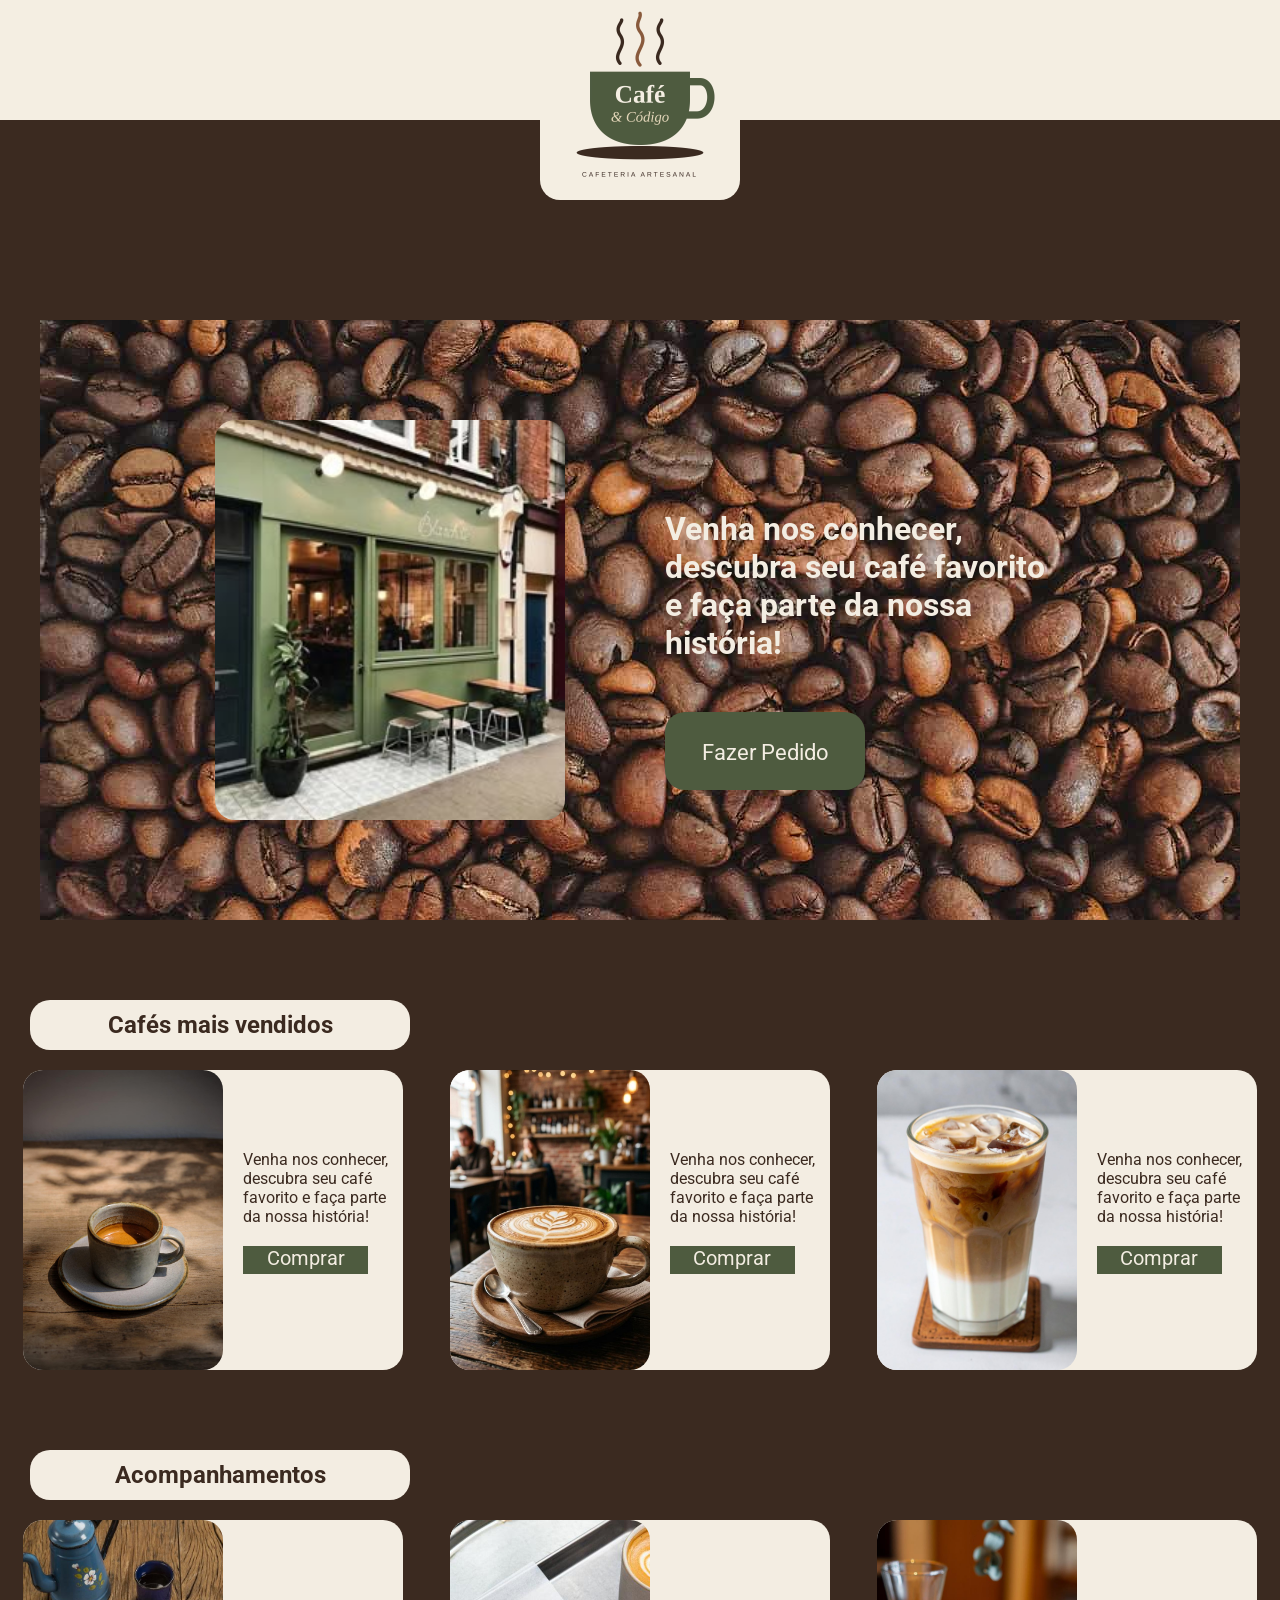
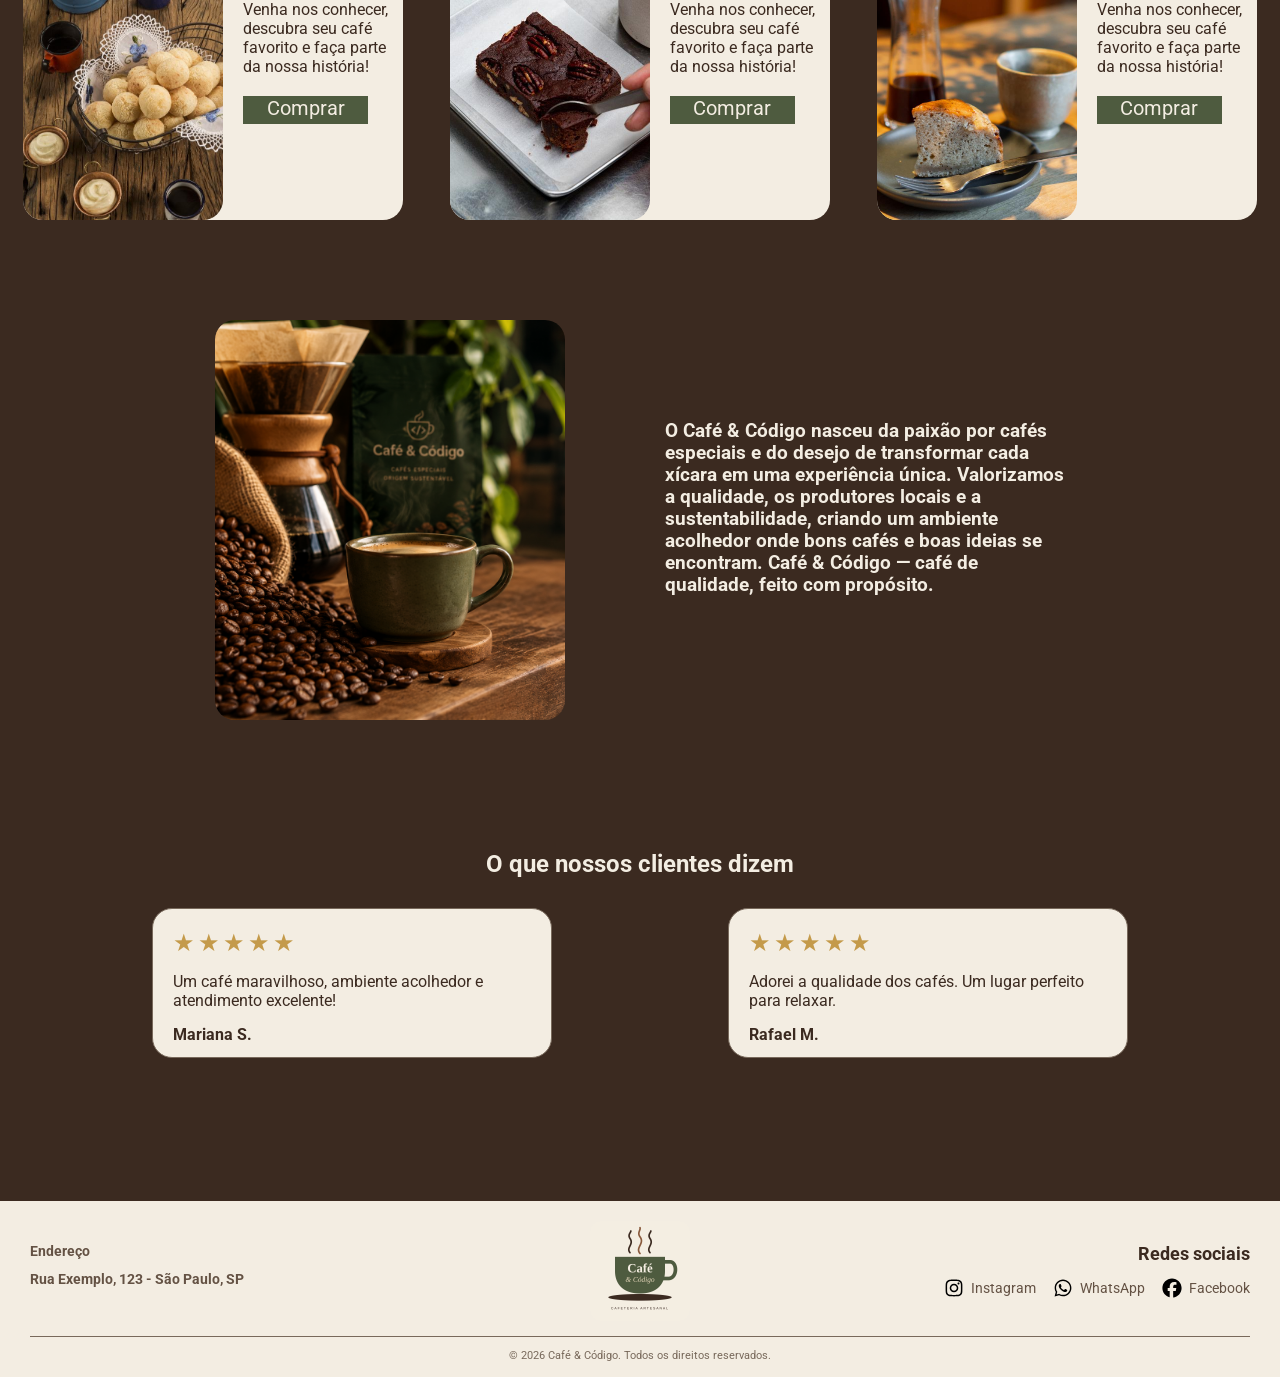
<file: AULAATIVIDADEFRONT/Index.html>
<!DOCTYPE html>
<html lang="pt-br">

<head>
    <meta charset="UTF-8">
    <meta name="viewport" content="width=device-width, initial-scale=1.0">
    <title>Café & Código</title>
    <link rel="stylesheet" href="CSS/style.css">
    <link rel="preconnect" href="https://fonts.googleapis.com">
    <link rel="preconnect" href="https://fonts.gstatic.com" crossorigin>
    <link href="https://fonts.googleapis.com/css2?family=Roboto:ital,wght@0,100..900;1,100..900&display=swap"
        rel="stylesheet">

</head>


<body>

    <header>

        <img src="IMG/Logo.jpeg" alt="">

    </header>


    <Main>

        <div class="intro">
            <img src="IMG/Fachada.jpg" alt="Fachada">

            <div class="apresentacao">
                <h1>Venha nos conhecer, descubra seu café favorito e faça parte da nossa história!</h1>
                <div class="fazerPedido"><a href="#">Fazer Pedido</a></div>
            </div>

        </div>


        <div class="cafes">
            <h2>Cafés mais vendidos</h2>
        </div>

        <div class="mae">

            <div class="cafe1">
                <img src="IMG/Cafe1.jpg" alt="Cafe1">

                <div class="descricao">
                    <p>Venha nos conhecer, descubra seu café favorito e faça parte da nossa história!</p>
                    <div class="comprar"><a href="#">Comprar</a></div>
                </div>

            </div>

            <div class="cafe2">
                <img src="IMG/Cafe2.jpg" alt="Cafe1">

                <div class="descricao">
                    <p>Venha nos conhecer, descubra seu café favorito e faça parte da nossa história!</p>
                    <div class="comprar"><a href="#">Comprar</a></div>
                </div>

            </div>

            <div class="cafe3">

                <img src="IMG/Cafe3.jpg" alt="Cafe1">

                <div class="descricao">
                    <p>Venha nos conhecer, descubra seu café favorito e faça parte da nossa história!</p>
                    <div class="comprar"><a href="#">Comprar</a></div>
                </div>

            </div>

        </div>

        <div class="acps">
            <h2>Acompanhamentos</h2>
        </div>
        <div class="pai">
            <div class="acp1">
                <img src="IMG/Acp1.jpg" alt="acp1">

                <div class="descricao">
                    <p>Venha nos conhecer, descubra seu café favorito e faça parte da nossa história!</p>
                    <div class="comprar"><a href="#">Comprar</a></div>
                </div>

            </div>

            <div class="acp2">
                <img src="IMG/Acp2.jpg" alt="acp1">

                <div class="descricao">
                    <p>Venha nos conhecer, descubra seu café favorito e faça parte da nossa história!</p>
                    <div class="comprar"><a href="#">Comprar</a></div>
                </div>

            </div>

            <div class="acp3">

                <img src="IMG/Acp3.jpg" alt="acp1">

                <div class="descricao">
                    <p>Venha nos conhecer, descubra seu café favorito e faça parte da nossa história!</p>
                    <div class="comprar"><a href="#">Comprar</a></div>
                </div>

            </div>
        </div>

        <div class="nos">
            <img src="IMG/historia.png" alt="h">
            <div class="historia">
                <h3>O Café & Código nasceu da paixão por cafés especiais e do desejo de transformar cada xícara em uma
                    experiência única.

                    Valorizamos a qualidade, os produtores locais e a sustentabilidade, criando um ambiente acolhedor
                    onde bons cafés e boas ideias se encontram.

                    Café & Código — café de qualidade, feito com propósito.</h3>
            </div>
        </div>

        <div class="avaliacao">

            <h2>O que nossos clientes dizem</h2>

            <div class="comentarios">

                <div class="comentario1">
                    <p class="estrelas">★★★★★</p>
                    <p>Um café maravilhoso, ambiente acolhedor e atendimento excelente!</p>
                    <p class="cliente">Mariana S.</p>
                </div>

                <div class="comentario2">
                    <p class="estrelas">★★★★★</p>
                    <p>Adorei a qualidade dos cafés. Um lugar perfeito para relaxar.</p>
                    <p class="cliente">Rafael M.</p>
                </div>

            </div>

        </div>

    </Main>



    <footer>

        <div class="footer-conteudo">

            <div class="endereco">
                <p>Endereço</p>
                <p>Rua Exemplo, 123 - São Paulo, SP</p>
            </div>

            <div class="logoFooter">
                <img src="IMG/Logo.jpeg" alt="Logo Café & Código">
            </div>

            
        <div class="redesSociais">
            <p>Redes sociais</p>

            <div class="links">
                <a href="#" target="_blank">
                    <img src="IMG/instagram-brands-solid-full.svg" alt="">
                    Instagram
                </a>

                <a href="#" target="_blank">
                    <img src="IMG/whatsapp-brands-solid-full.svg" alt="">
                    WhatsApp
                </a>

                <a href="#" target="_blank">
                    <img src="IMG/facebook-brands-solid-full.svg" alt="">
                    Facebook
                </a>
            </div>
        </div>


        </div>

        <div class="footer-copyright">
            <p>© 2026 Café & Código. Todos os direitos reservados.</p>
        </div>

    </footer>



</body>

</html>
</file>
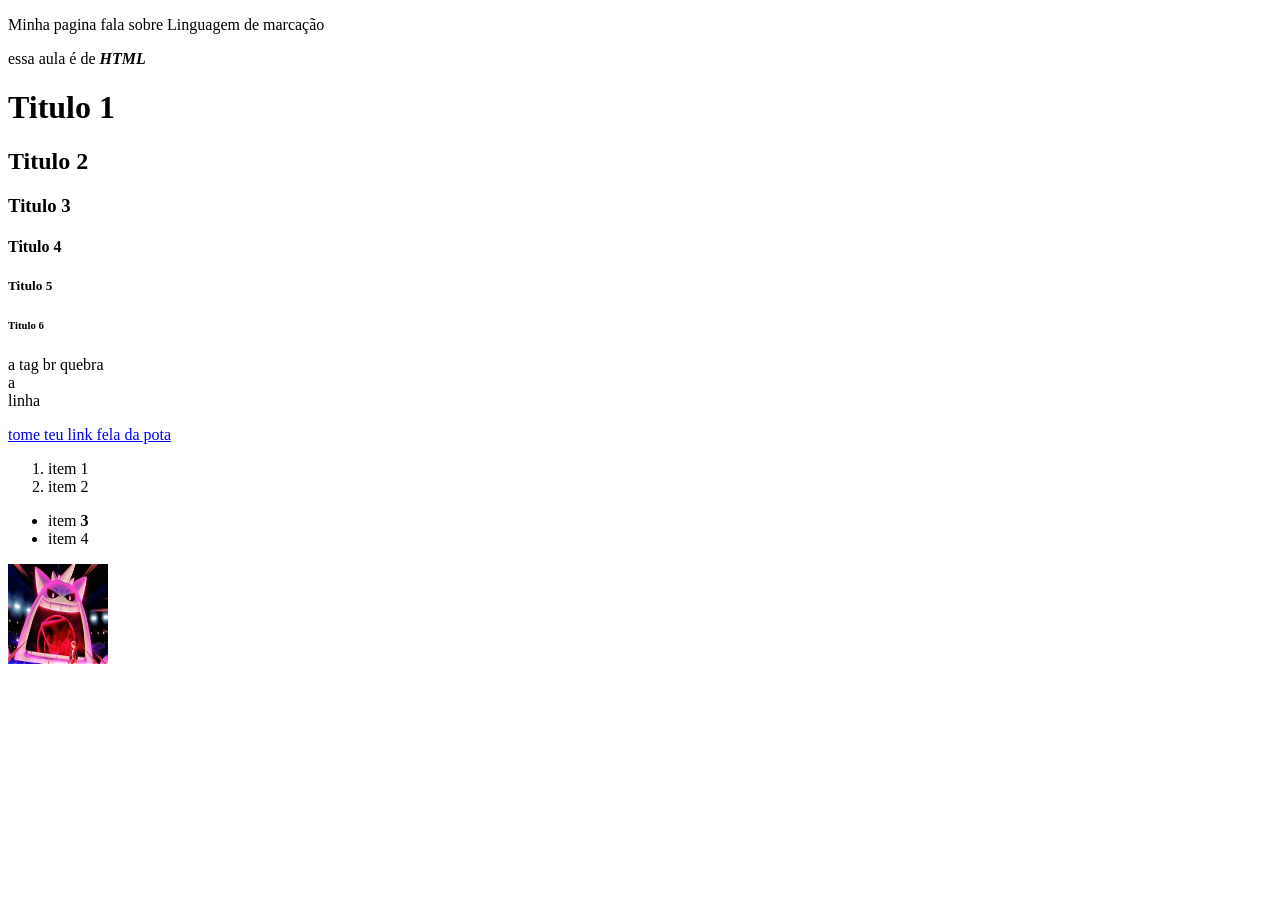
<file: PRIMEIRA AULA/index.html>
<!DOCTYPE html>
<html lang="pt-BR">

<head>
    <meta charset="UTF-8">
    <meta name="viewport" content="width=device-width, initial-scale=1.0">
    <title>PRIMEIRA AULA</title>
</head>

<body>
    <p>Minha pagina fala sobre Linguagem de marcação</p>
    <!-- 'strong' deixa a letra em negrito -->
     <!-- 'em' deixa a letra em italico -->
    <p>essa aula é de <em><strong>HTML</strong></em></p>
    <H1>Titulo 1</H1>
    <H2>Titulo 2</H2>
    <H3>Titulo 3</H3>
    <H4>Titulo 4</H4>
    <H5>Titulo 5</H5>
    <H6>Titulo 6</H6>
    <!-- 'br' faz a quebra de linha -->
    <p>a tag br quebra <br> a <br>linha</p>
    <a href="https://th.bing.com/th/id/OIP.nyj798ymEzuS4zk24crjOAHaEK?w=288&h=180&c=7&r=0&o=7&pid=1.7&rm=3">tome teu
        link fela da pota</a>
        <!-- 'OL' CRIA LISTA ORDENADA -->
        <ol>
            <li>item 1</li>
            <li>item 2</li>
        </ol>
        <!-- 'UL' CRIA LISTA NAO ORDENADA -->
        <ul>
            <li>item<strong> 3 </strong></li>
            <li>item 4</li>
        </ul>
        <img src="OIP.jpg" alt="Gengar Dinamax Shiny" width="100" height="100">
</body>

</html>
</file>
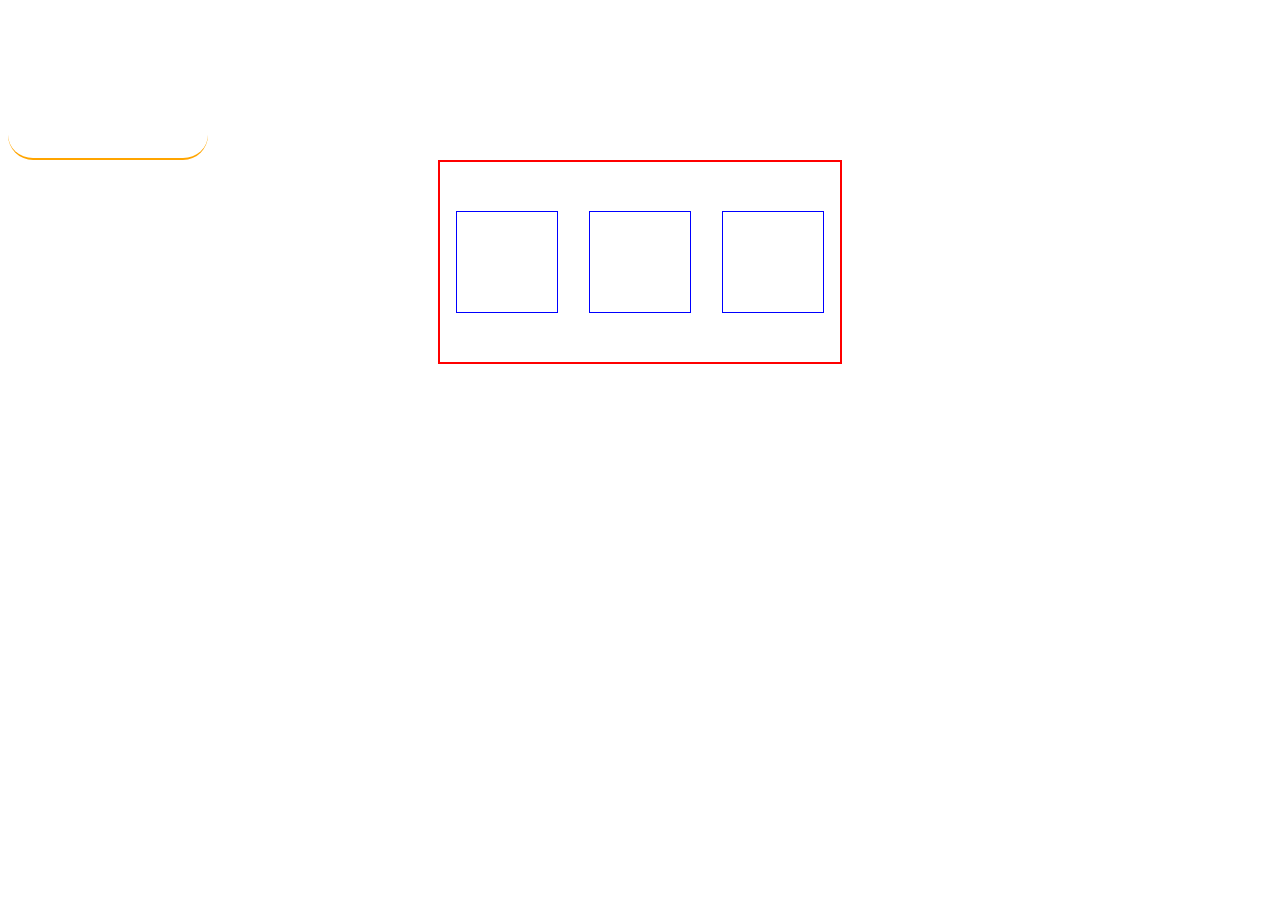
<file: TESTE/index.html>
<!DOCTYPE html>
<html lang="pt-BR">
<head>
    <meta charset="UTF-8">
    <meta name="viewport" content="width=device-width, initial-scale=1.0">
    <title>Document</title>
</head>
<style>
    .card{
        width: 200px;
        height: 150px;
        border-bottom: 2px solid orange;
        border-radius: 25px;
    }
    .mae{
        width: 400px;
        height: 200px;
        border: 2px solid red;
        margin: auto;
        display: flex;
        justify-content: space-around;
        align-items: center;
    }
    .filha{
        width: 100px;
        height: 100px;
        border: 1px solid blue;
    }
</style>
<body>
    <div class="card">
    </div>
    <div class="mae">
        <div class="filha">
        </div>
        <div class="filha">
        </div>
        <div class="filha">
        </div>
    </div>

</body>
</html>
</file>
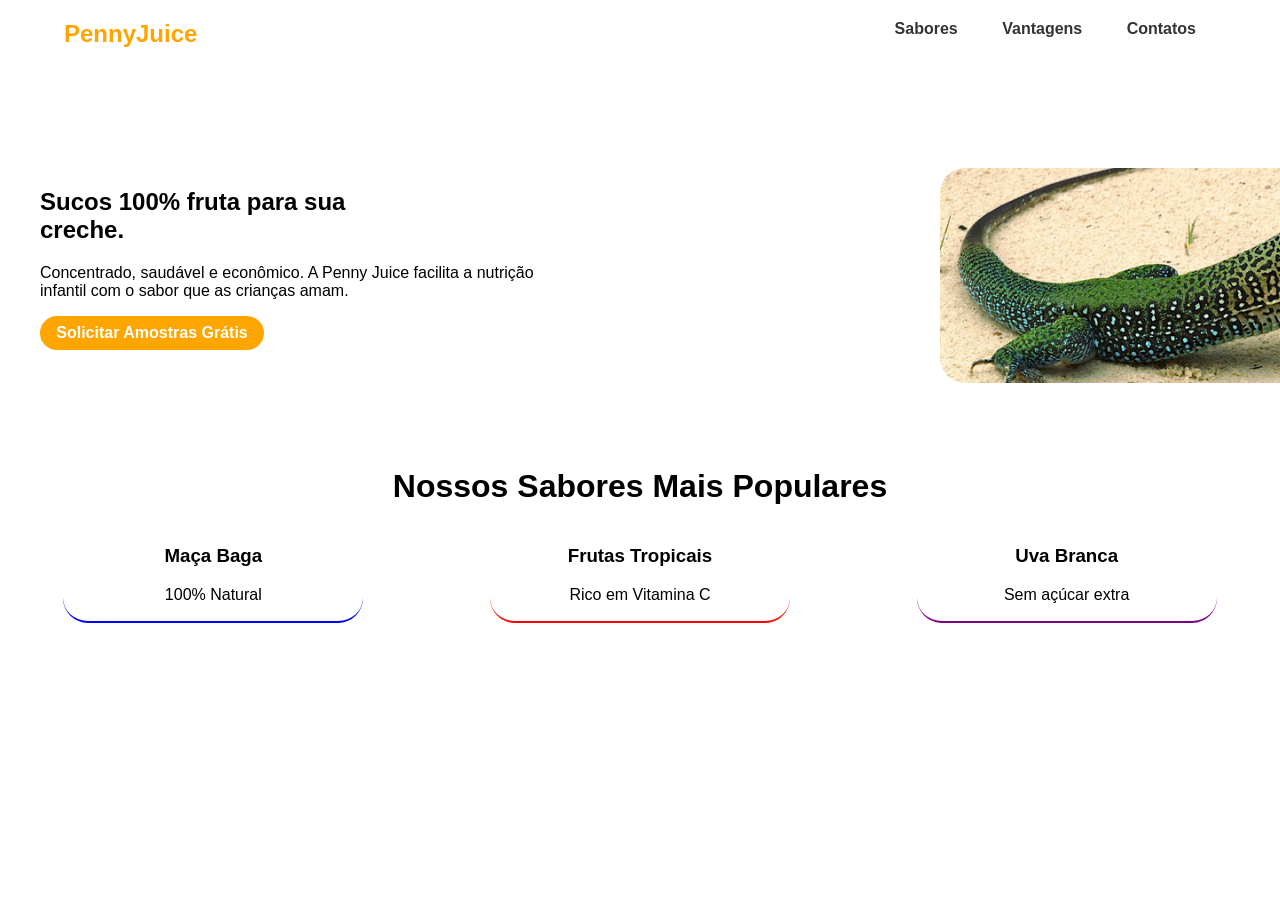
<file: aula2409/pagina.html>
<!DOCTYPE html>
<html lang="pt-BR">

<head>
    <meta charset="UTF-8">
    <meta name="viewport" content="width=device-width, initial-scale=1.0">
    <title>Document</title>
    <link rel="stylesheet" href="css/style.css">

</head>

<body>
    <header>
        <div class="logo">PennyJuice</div>
        <nav>
            <a href="#"> Sabores </a>
            <a href="#"> Vantagens </a>
            <a href="#"> Contatos </a>
        </nav>
    </header>

    <section class="primeiraSessao">
        <div class="filha0">
            <h1>Sucos 100% fruta para sua creche.</h1>
            <p>Concentrado, saudável e econômico. A Penny Juice facilita a nutrição infantil com o sabor que as crianças
                amam.</p>
            <div class="botao"><a href="#">Solicitar Amostras Grátis</a></div>
        </div>
        <div class="filha2">
            <div class="calango">
                <img src="img/calango.jpg" alt="">
            </div>
        </div>
    </section>
    <div class="textoSolto">
        <h1>Nossos Sabores Mais Populares</h1>
    </div>

    <div class="mae">
        <div class="filha1">
            <h3>Maça Baga</h3>
            <p>100% Natural</p>
        </div>
        <div class="filha2">
            <h3>Frutas Tropicais</h3>
            <p>Rico em Vitamina C</p>
        </div>
        <div class="filha3">
            <h3>Uva Branca</h3>
            <p>Sem açúcar extra</p>
        </div>
    </div>

</body>

</html>
</file>
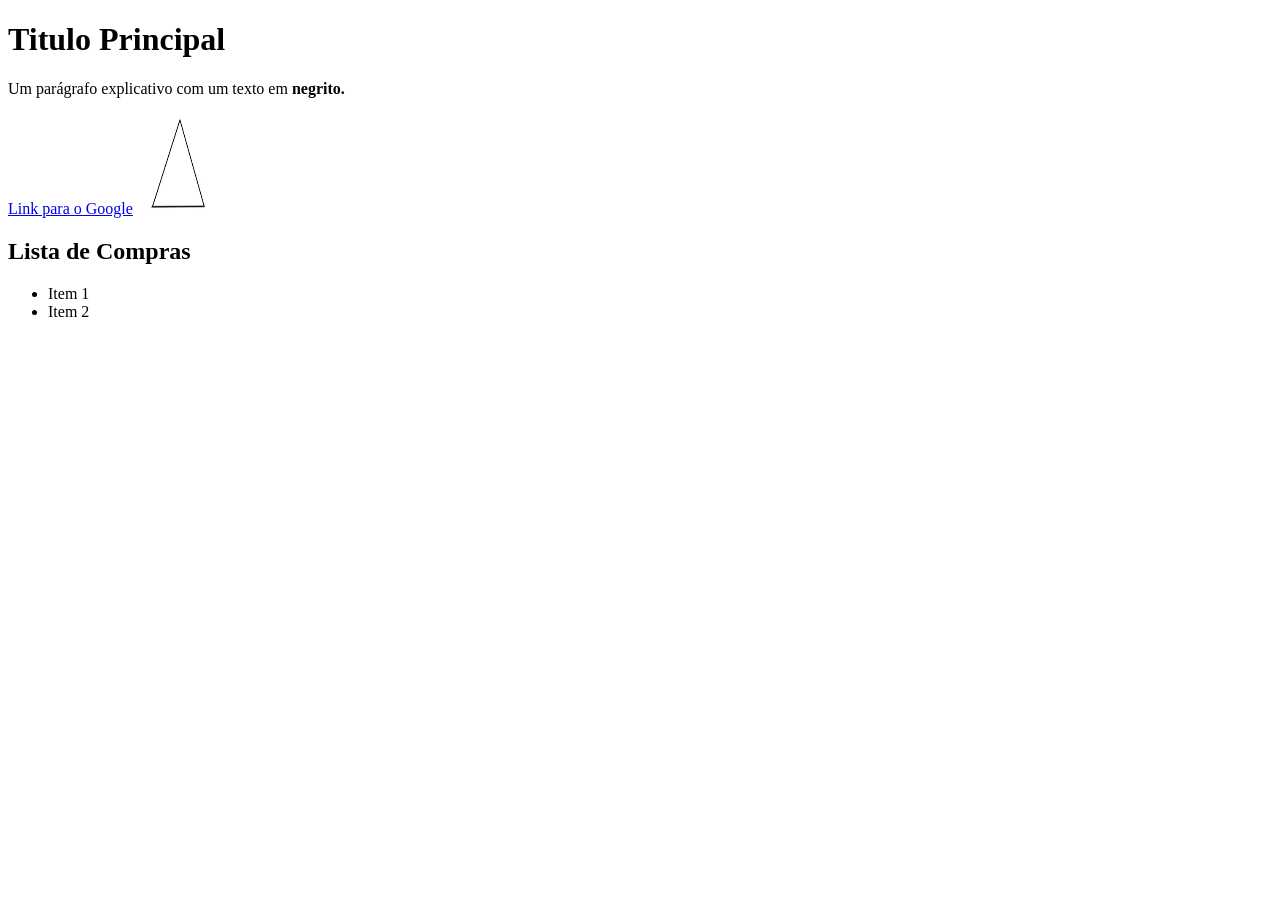
<file: Projeto/Pag1.html>
<!DOCTYPE html>
<html lang="pt-BR">
<head>
    <meta charset="UTF-8">
    <meta name="viewport" content="width=device-width, initial-scale=1.0">
    <title>Pagina 1</title>
</head>
<body>
    <h1>Titulo Principal</h1>    

    <p>Um parágrafo explicativo com um texto em <strong>negrito.</strong></p>
    <a href="https://www.google.com/">Link para o Google</a>
    <img src="Imagem de triangulo.webp" alt="essa imagem é um triangulo" width="100" height="100">
    <h2>Lista de Compras</h2>
    <ul>
        <li>Item 1</li>
        <li>Item 2</li>
    </ul>
</body>
</html>
</file>
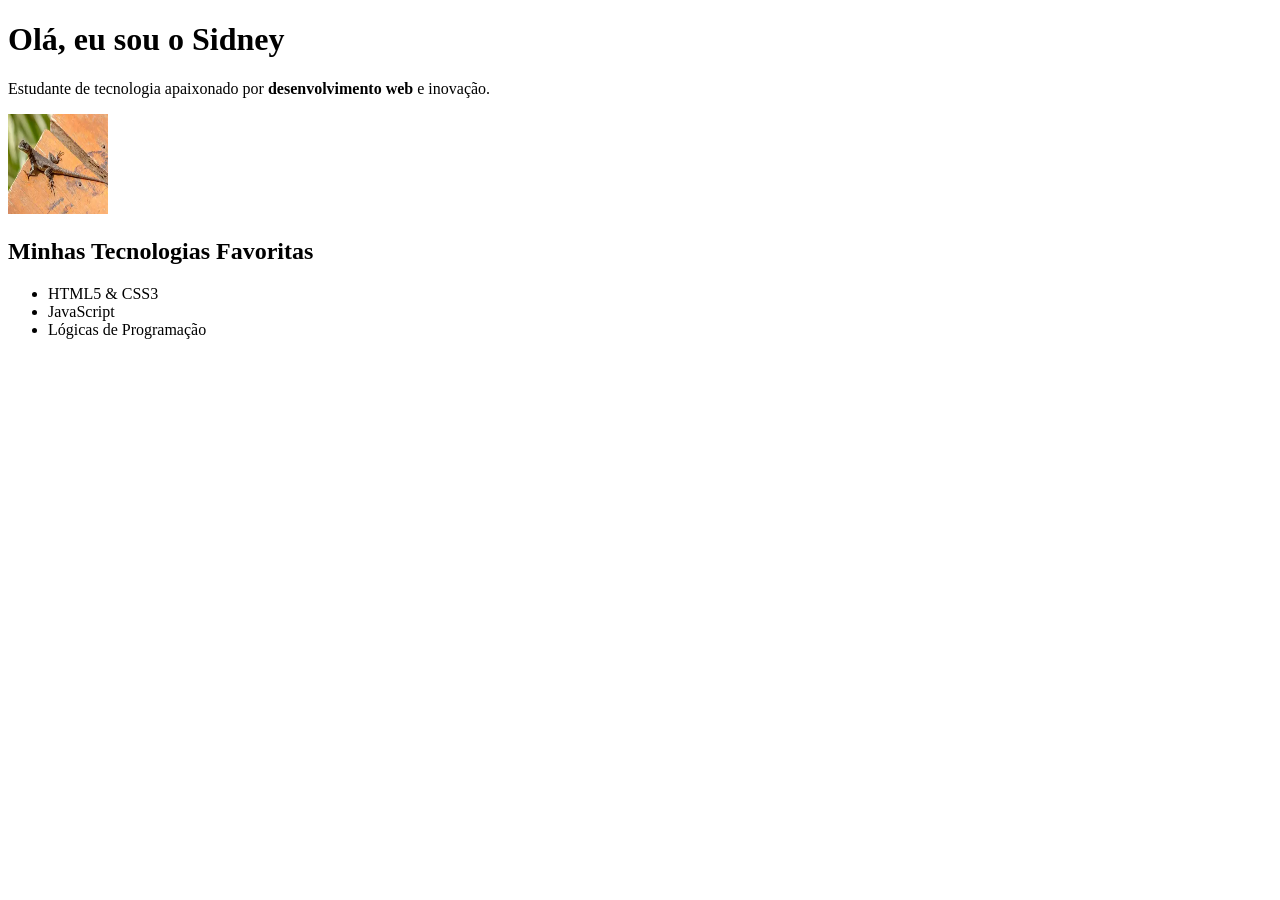
<file: Projeto/Pag2.html>
<!DOCTYPE html>
<html lang="pt-BR">
<head>
    <meta charset="UTF-8">
    <meta name="viewport" content="width=device-width, initial-scale=1.0">
    <title>Pagina 2</title>
</head>
<body>
    <h1>Olá, eu sou o Sidney</h1>
    <p>Estudante de tecnologia apaixonado por <strong>desenvolvimento web</strong> e inovação.</p>
    <img src="calango.webp" alt="foto de um calango" width="100" height="100">
    <h2>Minhas Tecnologias Favoritas</h2>
    <ul>
        <li>HTML5 & CSS3</li>
        <li>JavaScript</li>
        <li>Lógicas de Programação</li>
    </ul>
</body>
</html>
</file>
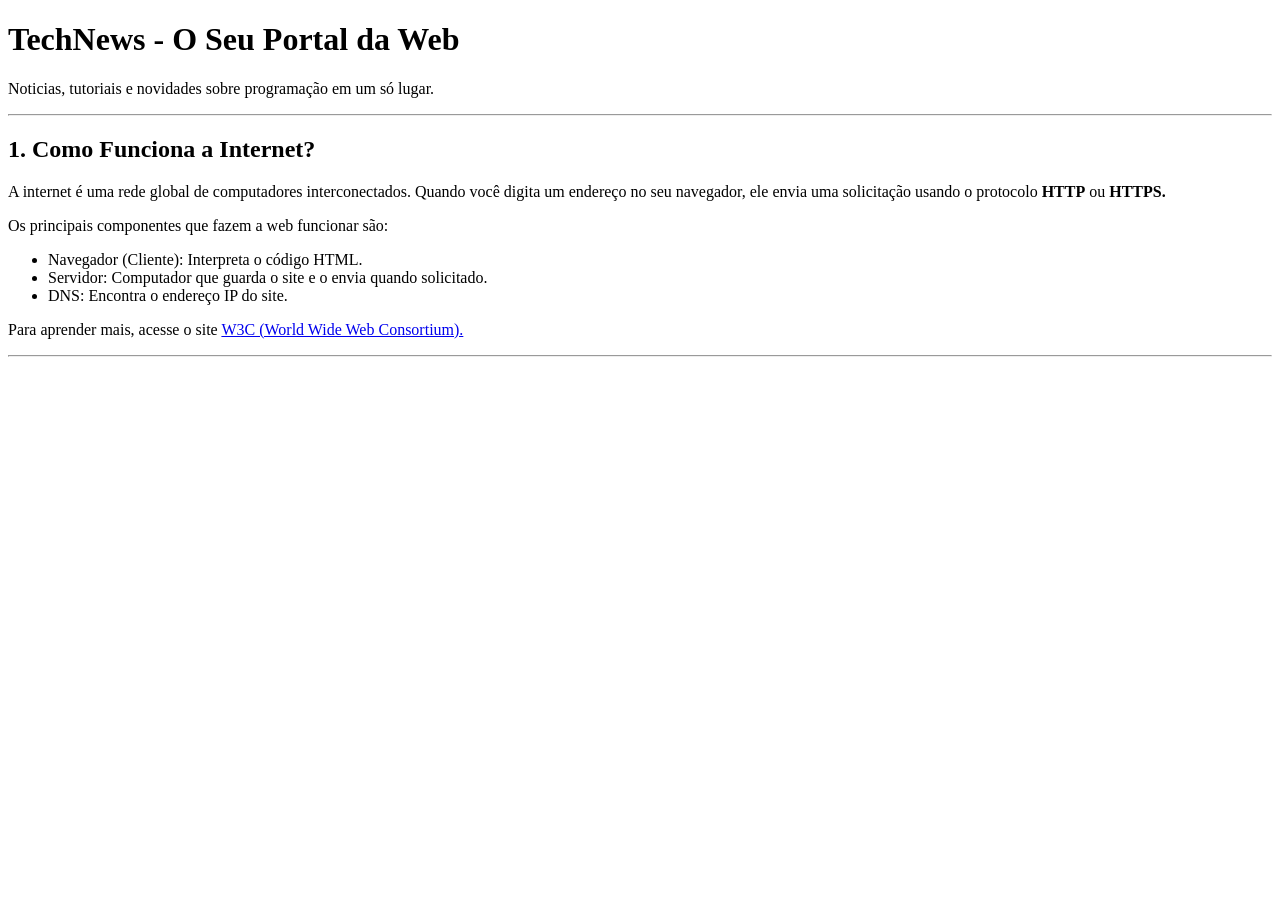
<file: Projeto/Pag3.html>
<!DOCTYPE html>
<html lang="pt-BR">

<head>
    <meta charset="UTF-8">
    <meta name="viewport" content="width=device-width, initial-scale=1.0">
    <title>TechNews - Portal de Tecnologia</title>
</head>

<body>
    <h1>TechNews - O Seu Portal da Web</h1>
    <p>Noticias, tutoriais e novidades sobre programação em um só lugar.</p>
    <hr>
    <h2>1. Como Funciona a Internet?</h2>
    <p>A internet é uma rede global de computadores interconectados. Quando você digita um endereço no seu navegador,
        ele envia uma solicitação usando o protocolo <strong>HTTP</strong> ou <strong>HTTPS.</strong></p>
        <p>Os principais componentes que fazem a web funcionar são:</p>
        <ul>
            <li>Navegador (Cliente): Interpreta o código HTML.</li>
            <li>Servidor: Computador que guarda o site e o envia quando solicitado.</li>
            <li>DNS: Encontra o endereço IP do site.</li>
        </ul>
        <p>Para aprender mais, acesse o site <a href="https://www.w3.org/">W3C (World Wide Web Consortium).</a></p>

        <hr>
       
</body>

</html>
</file>
<file: AULAATIVIDADEFRONT/CSS/style.css>
* {
    margin: 0px;
    font-family: "Roboto", sans-serif;

    color: rgba(243, 237, 226);
}

header {
    width: 100%;
    height: 120px;
    background-color: rgba(244, 238, 226);
    display: flex;
    justify-content: center;
}

header img {
    height: 200px;
    width: 200px;
    border-radius: 20px;
}

main {
    width: 100%;
    background-color: rgba(59, 42, 32);
    padding-top: 200px;
    padding-bottom: 50px;
}

.intro {
    width: 100%;
    height: 500px;
    padding-top: 100px;
    display: flex;
    justify-content: center;
    background-image: url(../IMG/fundocafe.jpg);
    background-repeat: no-repeat;
    background-position: center;
    color: rgba(243, 237, 226);
}

.intro img {
    height: 400px;
    width: 350px;
    object-fit: cover;
    border-radius: 20px;
}

.apresentacao {
    width: 400px;
    height: 400px;
    margin-left: 100px;
    margin-top: 90px;
}

.fazerPedido {
    width: 200px;
    height: 50px;
    margin-top: 50px;
    background-color: rgba(78, 91, 63);
    text-align: center;
    padding-top: 28px;
    font-size: 22px;
    border-radius: 20px;
}

.fazerPedido a {
    text-decoration: none;
    color: rgba(243, 237, 226);
    font-family: "Roboto", sans-serif;
}

.mae {
    width: 100%;
    height: 350px;
    display: flex;
    justify-content: space-around;
    margin-top: 20px;
}

.cafes {
    height: 50px;
    width: 380px;
    background-color: rgba(243, 237, 226);
    margin-top: 80px;
    margin-left: 30px;
    display: flex;
    justify-content: center;
    align-items: center;
    border-radius: 20px;
}

.cafes h2 {
    color: rgba(59, 42, 32);
}

.cafe1 {
    height: 300px;
    width: 380px;
    display: flex;
    background-color: rgba(243, 237, 226);
    border-radius: 20px;
}

.cafe2 {
    height: 300px;
    width: 380px;
    display: flex;
    background-color: rgba(243, 237, 226);
    border-radius: 20px;
}

.cafe3 {
    height: 300px;
    width: 380px;
    display: flex;
    background-color: rgba(243, 237, 226);
    border-radius: 20px;
}

.cafe1 img {
    height: 300px;
    width: 200px;
    object-fit: cover;
    border-radius: 20px;
}

.cafe2 img {
    height: 300px;
    width: 200px;
    object-fit: cover;
    border-radius: 20px;
}

.cafe3 img {
    height: 300px;
    width: 200px;
    object-fit: cover;
    border-radius: 20px;
}

.descricao {
    width: 200px;
    margin-top: 80px;
    margin-left: 20px;
}

.descricao p {
    color: rgba(59, 42, 32);
}

.comprar {
    width: 125px;
    height: 28px;
    margin-top: 20px;
    background-color: rgba(78, 91, 63);
}

.comprar a {
    font-size: 20px;
    text-decoration: none;
    display: flex;
    justify-content: center;
    align-items: center;
}


.pai {
    width: 100%;
    height: 400px;
    display: flex;
    justify-content: space-around;
    margin-top: 20px;
}

.acps {
    height: 50px;
    width: 380px;
    background-color: rgba(243, 237, 226);
    margin-top: 30px;
    margin-left: 30px;
    display: flex;
    justify-content: center;
    align-items: center;
    border-radius: 20px;
}

.acps h2 {
    color: rgba(59, 42, 32);
}

.acp1 {
    height: 300px;
    width: 380px;
    display: flex;
    background-color: rgba(243, 237, 226);
    border-radius: 20px;
}

.acp2 {
    height: 300px;
    width: 380px;
    display: flex;
    background-color: rgba(243, 237, 226);
    border-radius: 20px;
}

.acp3 {
    height: 300px;
    width: 380px;
    display: flex;
    background-color: rgba(243, 237, 226);
    border-radius: 20px;
}

.acp1 img {
    height: 300px;
    width: 200px;
    object-fit: cover;
    border-radius: 20px;
}

.acp2 img {
    height: 300px;
    width: 200px;
    object-fit: cover;
    border-radius: 20px;
}

.acp3 img {
    height: 300px;
    width: 200px;
    object-fit: cover;
    border-radius: 20px;
}

.nos {
    width: 100%;
    height: 500px;
    display: flex;
    justify-content: center;
}

.nos img {
    height: 400px;
    width: 350px;
    object-fit: cover;
    border-radius: 20px;
}

.historia {
    width: 400px;
    margin-left: 100px;
    margin-top: 100px;
}

.historia h3 {
    color: rgba(243, 237, 226);
}

.avaliacao {
    width: 100%;
    height: 300px;
    margin-top: 30px;
    display: flex;
    flex-direction: column;
    align-items: center;
}

.avaliacao h2 {
    color: rgba(243, 237, 226);
    margin-bottom: 30px;
}

.comentarios {
    width: 90%;
    display: flex;
    justify-content: space-around;
}

.comentario1 {
    width: 400px;
    height: 150px;
    padding: 20px;
    background-color: rgba(243, 237, 226);
    border-radius: 20px;
}

.comentario2 {
    width: 400px;
    height: 150px;
    padding: 20px;
    background-color: rgba(243, 237, 226);
    border-radius: 20px;
}

.estrelas {
    color: rgba(78, 91, 63);
    font-size: 22px;
    margin-bottom: 15px;
}

.comentario1 p:not(.estrelas),
.comentario2 p:not(.estrelas) {
    color: rgba(59, 42, 32);
}

.cliente {
    margin-top: 15px;
    font-weight: bold;
}

.estrelas {
    color: rgba(196, 154, 74);
    font-size: 24px;
    letter-spacing: 3px;
    margin-bottom: 15px;
}

.comentario1,
.comentario2 {
    border: 1px solid rgba(120, 105, 91);
    box-sizing: border-box;
}

.cliente {
    color: rgba(59, 42, 32);
}


footer {
    width: 100%;
    height: 180px;
    display: flex;
    justify-content: space-around;
    align-items: center;
    background-color: rgba(243, 237, 226);
    border-top: 1px solid rgba(59, 42, 32);
}

.endereco {
    width: 30%;
    margin-left: 30px;
}

.endereco p {
    color: rgba(59, 42, 32);
    font-size: 18px;
    font-weight: bold;
    margin-bottom: 12px;
}

.endereco p {
    color: rgba(100, 82, 68);
    font-size: 14px;
}

.logoFooter {
    width: 40%;
    display: flex;
    flex-direction: column;
    align-items: center;
}

.logoFooter img {
    height: 100px;
    width: 100px;
    object-fit: cover;
    border-radius: 10px;
}

.logoFooter p {
    color: rgba(120, 105, 91);
    font-size: 11px;
    margin-top: 8px;
    text-align: center;
}

.redesSociais {
    width: 30%;
    display: flex;
    flex-direction: column;
    align-items: center;
}

.redesSociais p {
    color: rgba(59, 42, 32);
    font-size: 18px;
    font-weight: bold;
    margin-bottom: 12px;
}

.links {
    display: flex;
    gap: 15px;
}

.links a {
    text-decoration: none;
    color: rgba(100, 82, 68);
    font-size: 14px;
}

footer {
    height: auto;
    padding: 20px 30px 15px;
    box-sizing: border-box;
    display: flex;
    flex-direction: column;
}

.footer-conteudo {
    width: 100%;
    display: grid;
    grid-template-columns: 1fr auto 1fr;
    align-items: center;
}

.endereco {
    width: auto;
    margin-left: 0px;
}

.logoFooter {
    width: auto;
}

.redesSociais {
    width: auto;
    align-items: flex-end;
}

.links {
    justify-content: flex-end;
}

.footer-copyright {
    width: 100%;
    margin-top: 15px;
    padding-top: 12px;
    border-top: 1px solid rgba(120, 105, 91);
    text-align: center;
}

.footer-copyright p {
    color: rgba(120, 105, 91);
    font-size: 11px;
}


.links a {
    display: flex;
    align-items: center;
    gap: 5px;
    text-decoration: none;
    color: rgba(100, 82, 68);
    font-size: 14px;
}

.links img {
    width: 24px;
    height: 24px;
}

.links a:hover {
    color: rgba(78, 91, 63);
}
</file>
<file: aula2409/css/style.css>
body {
    font-family: 'Segoe UI', Tahoma, Geneva, Verdana, sans-serif;
    margin: 0px;

}

header {
    display: flex;
    justify-content: space-between;
    padding: 20px 5%;
    margin-bottom: 100px;
}

.logo {
    font-weight: bold;
    font-size: 24px;
    color: orange;

}

nav a {
    margin: 5px;
    text-decoration: none;
    color: #333;
    padding: 15px;
    font-weight: 600;
}

a:hover {
    background-color: orange;
}

.primeiraSessao {
    width: 1200px;
    height: 200px;
    margin: auto;
    display: flex;
    justify-content: space-between;
}

.filha0 {
    width: 500px;
}

.filha0 h1 {
    width: 350px;
}

.calango img {
    object-fit: cover;
    width: 550px;
    height: 215px;
    border-radius: 25px;
}

.botao a {
    text-decoration: none;
    color: white;
    font-weight: bold;
    height: 30px;
    justify-content: center;
    display: flex;
    align-items: center;
    border-radius: 25px;
}

.botao {
    background-color: orange;
    border: 2px solid orange;
    border-radius: 25px;
    width: 220px;
}

.textoSolto {
    text-align: center;
    margin-top: 100px;
}

.mae{
    display: flex;
    justify-content: space-around;
}

.filha1 {
    width: 300px;
    height: 95px;
    border-bottom: 2px solid blue;
    border-radius: 25px;
    text-align: center;

}

.filha2 {
    width: 300px;
    height: 95px;
    border-bottom: 2px solid red;
    border-radius: 25px;
    text-align: center;

}

.filha3 {
    width: 300px;
    height: 95px;
    border-bottom: 2px solid purple;
    border-radius: 25px;
    text-align: center;

}
</file>
